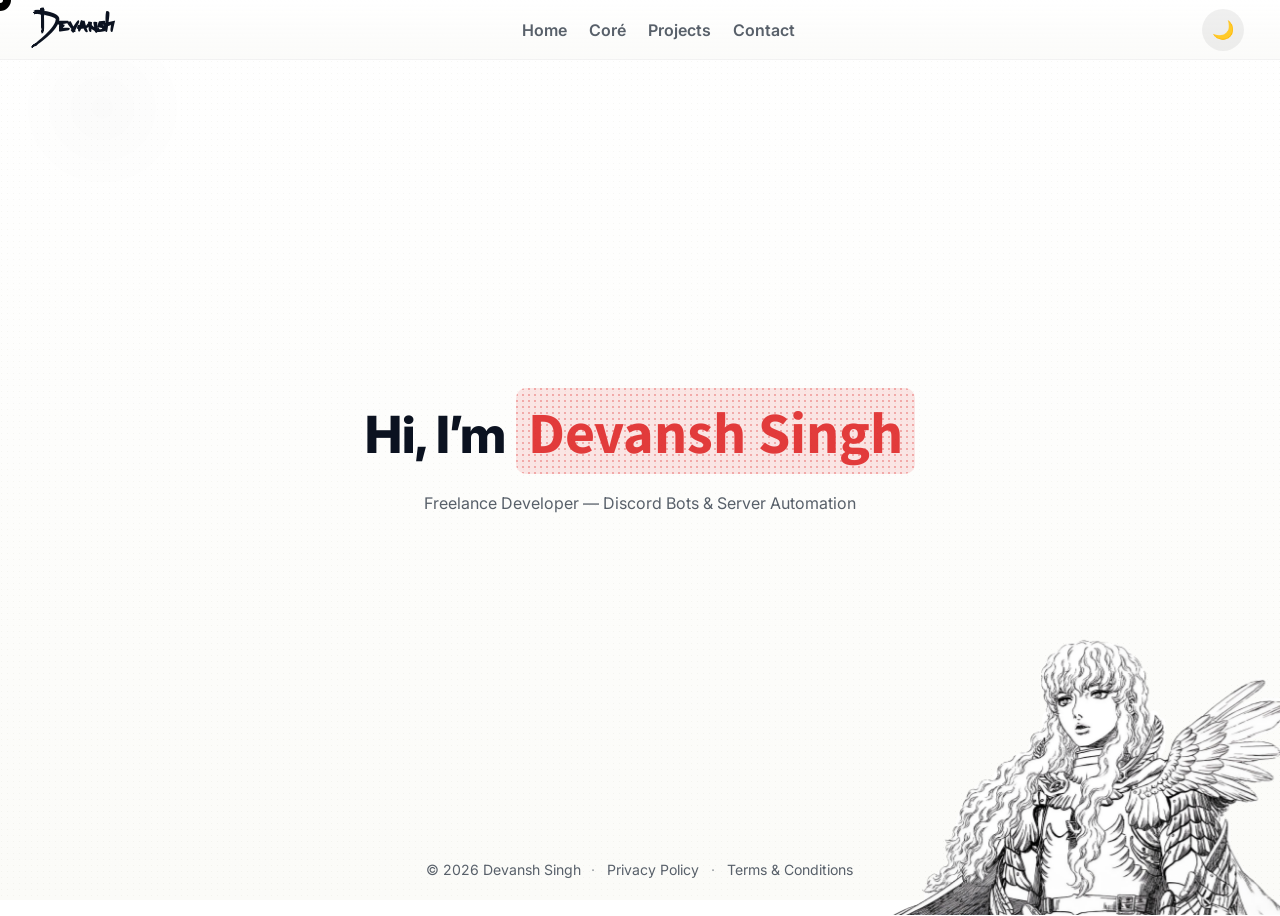
<file: index.html>
<!doctype html>
<html lang="en">
  
  <head>
    <link rel="icon" type="image/png" href="photos/favicon.png">
    <meta charset="UTF-8" />
    <meta name="viewport" content="width=device-width, initial-scale=1.0" />
    <title>Home</title>

    <link
      href="https://fonts.googleapis.com/css2?family=Inter:wght@300;400;600;700&family=Noto+Sans+JP:wght@400;700&display=swap"
      rel="stylesheet"
    />
    <link rel="stylesheet" href="./css/styles.css" />
  </head>

  <body>
    <div class="cursor"></div>
    <div class="cursor-dot"></div>

    <div class="app">
      <nav>
        <h2 class="logo">Devansh</h2>
        <ul class="nav-links">
          <li><a href="#">Home</a></li>
          <li><a href="core.html">Coré</a></li>
          <li><a href="projects.html">Projects</a></li>
          <li><a href="contact.html">Contact</a></li>
        </ul>
        <div class="nav-actions">
          <button class="theme-toggle" aria-label="Toggle theme">🌙</button>
          <button class="menu-toggle" aria-label="Toggle navigation menu" aria-expanded="false">
            <span class="hamburger-bar"></span>
            <span class="hamburger-bar"></span>
            <span class="hamburger-bar"></span>
          </button>
        </div>
      </nav>

      <main class="viewport">
        <section class="hero">
          <h1>Hi, I’m <span>Devansh Singh</span></h1>
          <p>Freelance Developer — Discord Bots & Server Automation</p>
        </section>
      </main>

      <img src="./photos/griffith.png" alt="" class="corner-art" />

      <footer>
        <span>© 2026 Devansh Singh</span>
        <span class="footer-separator">·</span>
        <a href="privacy.html" class="footer-link">Privacy Policy</a>
        <span class="footer-separator">·</span>
        <a href="terms.html" class="footer-link">Terms & Conditions</a>
      </footer>
    </div>

    <script src="./scripts/script.js"></script>
    <script src="./scripts/default-page.js"></script>
    <script src="./scripts/theme.js"></script>
  </body>
</html>
</file>
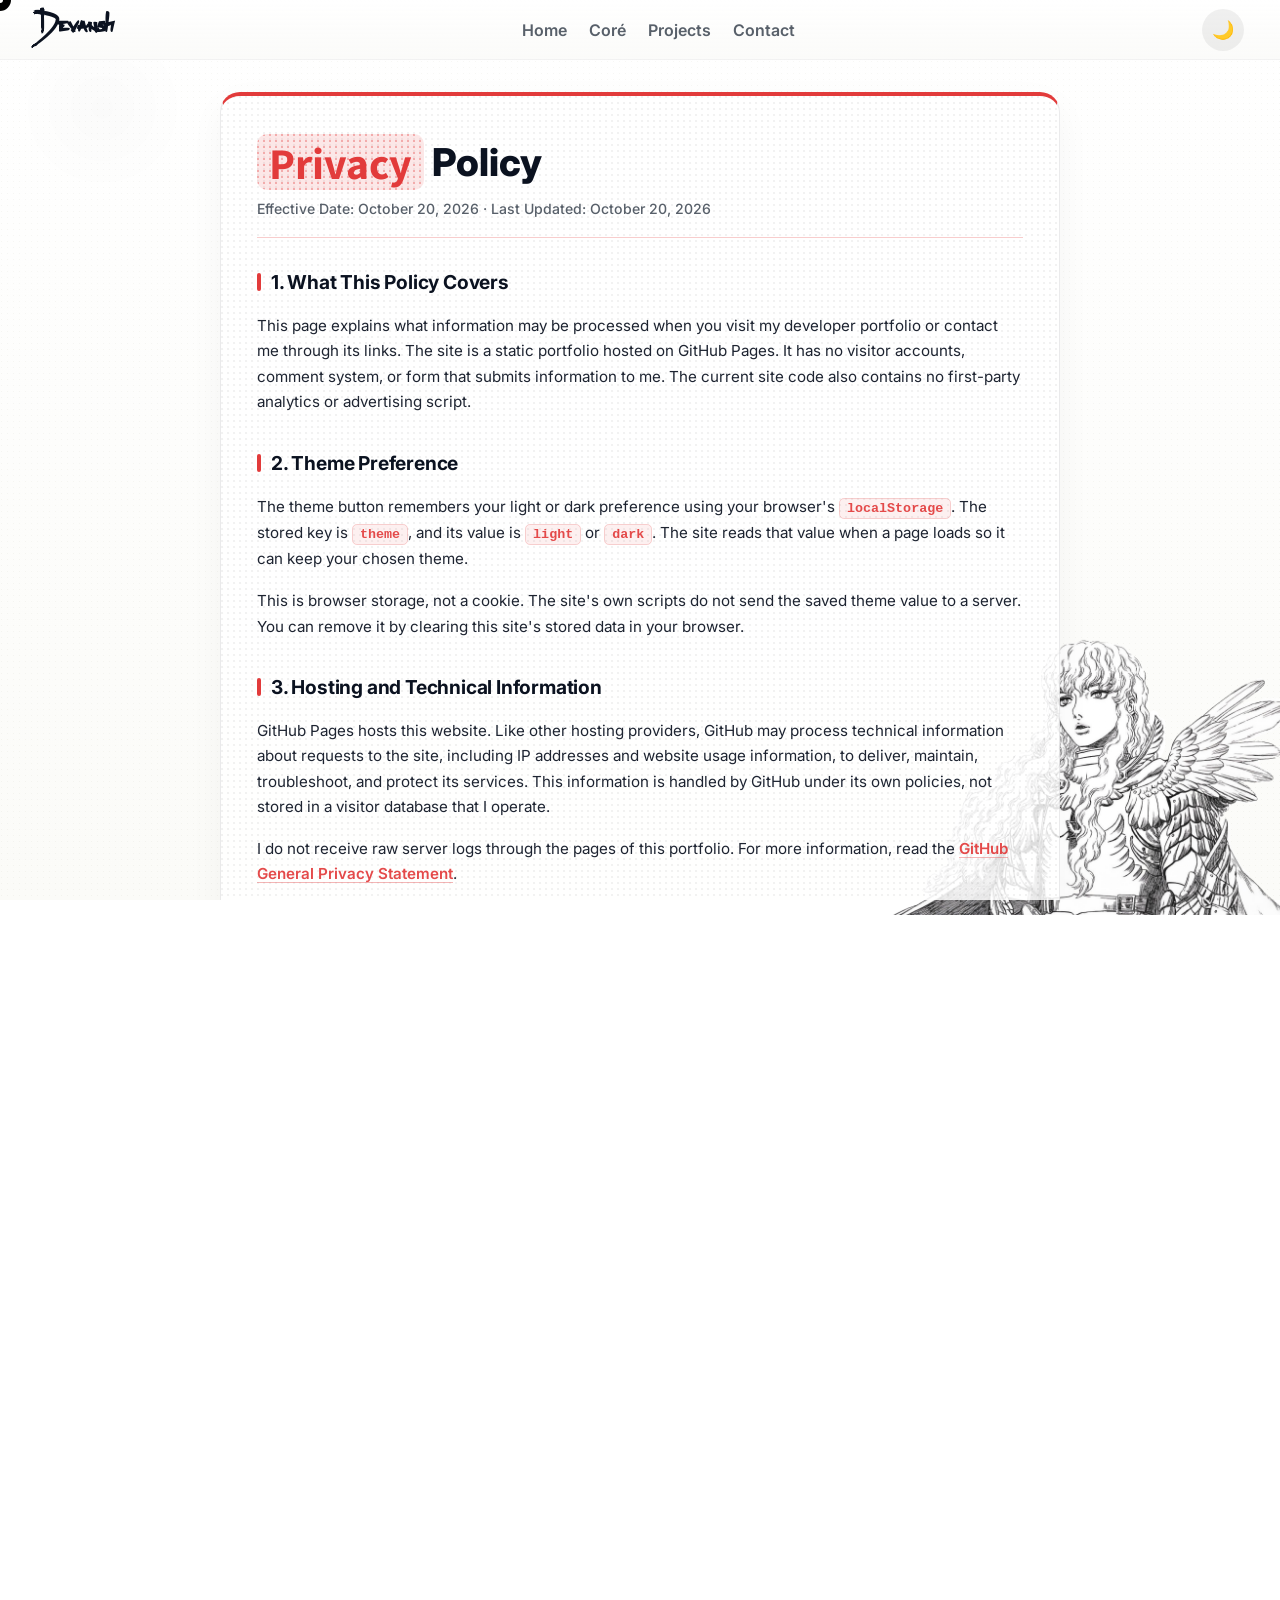
<file: privacy.html>
<!doctype html>
<html lang="en">
  
  <head>
    <link rel="icon" type="image/png" href="photos/favicon.png">
    <meta charset="UTF-8" />
    <meta name="viewport" content="width=device-width, initial-scale=1.0" />
    <title>Privacy Policy | Portfolio</title>

    <link
      href="https://fonts.googleapis.com/css2?family=Inter:wght@300;400;600;700&family=Noto+Sans+JP:wght@400;700&display=swap"
      rel="stylesheet"
    />
    <link rel="stylesheet" href="./css/legal.css" />
  </head>

  <body>
    <div class="cursor"></div>
    <div class="cursor-dot"></div>

    <div class="app">
      <nav>
        <h2 class="logo">Devansh</h2>
        <ul class="nav-links">
          <li><a href="index.html">Home</a></li>
          <li><a href="core.html">Coré</a></li>
          <li><a href="projects.html">Projects</a></li>
          <li><a href="contact.html">Contact</a></li>
        </ul>
        <div class="nav-actions">
          <button class="theme-toggle" aria-label="Toggle theme">🌙</button>
          <button class="menu-toggle" aria-label="Toggle navigation menu" aria-expanded="false">
            <span class="hamburger-bar"></span>
            <span class="hamburger-bar"></span>
            <span class="hamburger-bar"></span>
          </button>
        </div>
      </nav>

      <main class="viewport">
        <article class="legal-container">
          <header class="legal-header">
            <h1 class="legal-title"><span class="title-accent">Privacy</span> Policy</h1>
            <p class="legal-subtitle">Effective Date: October 20, 2026 · Last Updated: October 20, 2026</p>
          </header>

          <div class="legal-content">
            <section class="legal-section">
              <h2>1. What This Policy Covers</h2>
              <p>
                This page explains what information may be processed when you visit my developer portfolio or contact me through its links. The site is a static portfolio hosted on GitHub Pages. It has no visitor accounts, comment system, or form that submits information to me. The current site code also contains no first-party analytics or advertising script.
              </p>
            </section>

            <section class="legal-section">
              <h2>2. Theme Preference</h2>
              <p>
                The theme button remembers your light or dark preference using your browser's <code>localStorage</code>. The stored key is <code>theme</code>, and its value is <code>light</code> or <code>dark</code>. The site reads that value when a page loads so it can keep your chosen theme.
              </p>
              <p>
                This is browser storage, not a cookie. The site's own scripts do not send the saved theme value to a server. You can remove it by clearing this site's stored data in your browser.
              </p>
            </section>

            <section class="legal-section">
              <h2>3. Hosting and Technical Information</h2>
              <p>
                GitHub Pages hosts this website. Like other hosting providers, GitHub may process technical information about requests to the site, including IP addresses and website usage information, to deliver, maintain, troubleshoot, and protect its services. This information is handled by GitHub under its own policies, not stored in a visitor database that I operate.
              </p>
              <p>
                I do not receive raw server logs through the pages of this portfolio. For more information, read the <a href="https://docs.github.com/en/site-policy/privacy-policies/github-general-privacy-statement" target="_blank" rel="noopener noreferrer">GitHub General Privacy Statement</a>.
              </p>
            </section>

            <section class="legal-section">
              <h2>4. External Fonts, Icons, and Badges</h2>
              <p>
                Some parts of the site load resources from other services. Google Fonts supplies the Inter and Noto Sans JP font files. The Coré page loads technology icons from SkillIcons, and the Contact page loads badge images from Shields.io.
              </p>
              <p>
                When your browser requests one of these resources, the provider may receive ordinary connection information, such as your IP address and browser or request details. I do not operate these services or control their data practices. You can read <a href="https://policies.google.com/privacy" target="_blank" rel="noopener noreferrer">Google's Privacy Policy</a> and the <a href="https://img.shields.io/privacy" target="_blank" rel="noopener noreferrer">Shields.io Privacy Policy</a>. SkillIcons is linked from the <a href="https://skillicons.dev/" target="_blank" rel="noopener noreferrer">SkillIcons website</a>.
              </p>
            </section>

            <section class="legal-section">
              <h2>5. External Links and Messages</h2>
              <p>
                The portfolio links to services such as GitHub, LinkedIn, Discord, Spotify, YouTube, Fiverr, and Bento, as well as public project repositories. Following a link takes you to a service I do not operate. That service's own terms and privacy policy apply to what happens there.
              </p>
              <p>
                If you choose to message me through one of those platforms, I will see the information you send and may use it to reply or discuss your enquiry. The platform's own systems and retention settings also apply to that conversation.
              </p>
            </section>

            <section class="legal-section">
              <h2>6. Storage and Retention</h2>
              <p>
                The site does not have a backend or database for visitor accounts or submitted enquiries. The theme preference remains in your browser until you clear it or your browser removes it. Messages sent through external platforms are handled and retained according to those platforms' practices; I cannot control their records or retention periods.
              </p>
            </section>

            <section class="legal-section">
              <h2>7. Privacy Questions and Requests</h2>
              <p>
                You can clear the saved theme preference through your browser settings. If you have a question about this policy or information you sent me directly, contact me through one of the channels on the <a href="contact.html">Contact page</a>. I can address information within my control, but requests about records held by GitHub or another external service need to be directed to that provider.
              </p>
            </section>

            <section class="legal-section">
              <h2>8. Changes to This Policy</h2>
              <p>
                I may update this page if the website or its data practices change. The date at the top indicates when this version took effect and when it was last revised.
              </p>
            </section>
          </div>
        </article>
      </main>

      <img src="./photos/griffith.png" alt="" class="corner-art" />

      <footer>
        <span>© 2026 Devansh Singh</span>
        <span class="footer-separator">·</span>
        <a href="privacy.html" class="footer-link">Privacy Policy</a>
        <span class="footer-separator">·</span>
        <a href="terms.html" class="footer-link">Terms & Conditions</a>
      </footer>
    </div>

    <script src="./scripts/script.js"></script>
    <script src="./scripts/default-page.js"></script>
    <script src="./scripts/theme.js"></script>
  </body>
</html>
</file>
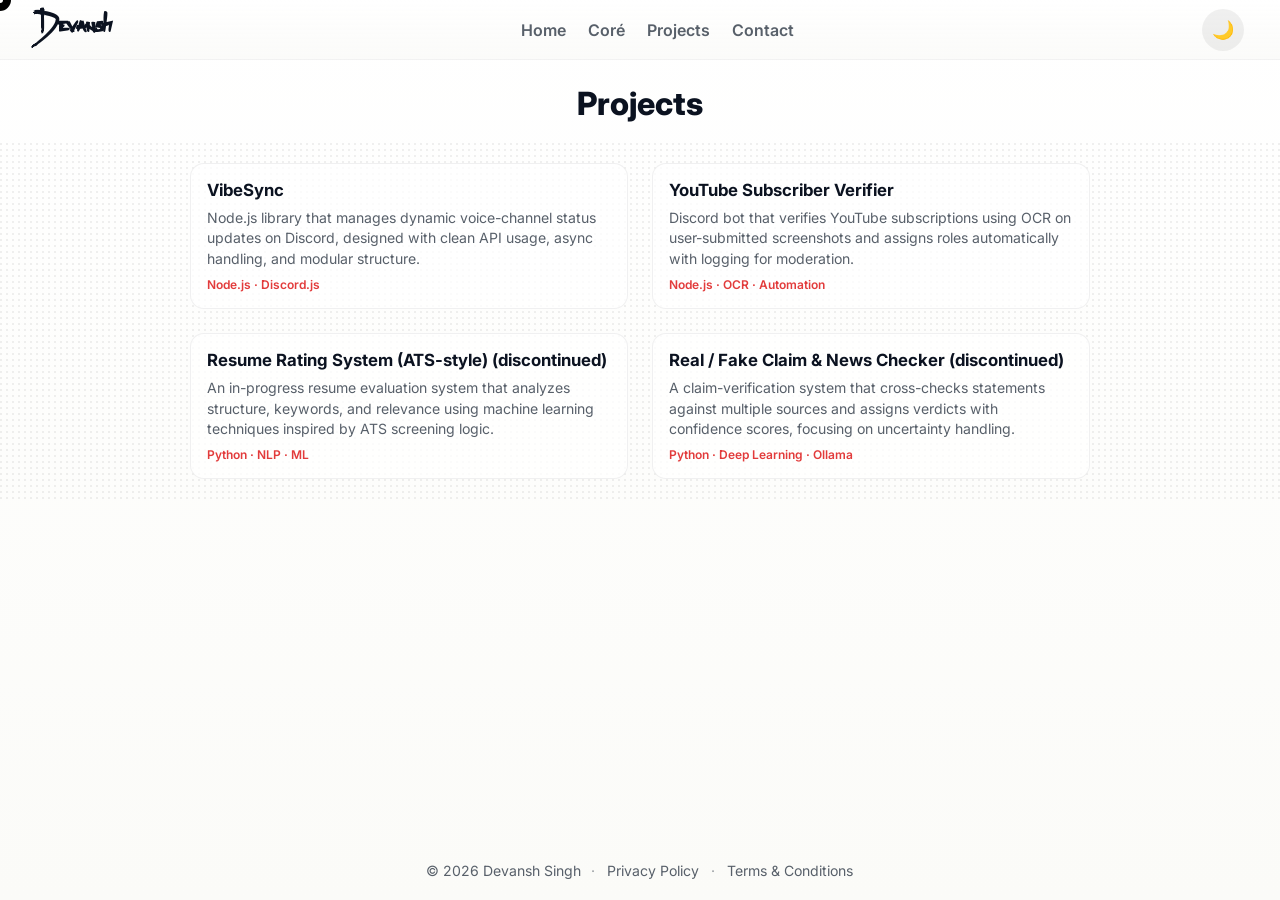
<file: projects.html>
<!doctype html>
<html lang="en">
  
  <head>
    <link rel="icon" type="image/png" href="photos/favicon.png">
    <meta charset="UTF-8" />
    <meta name="viewport" content="width=device-width, initial-scale=1.0" />
    <title>Projects | Portfolio</title>

    <link
      href="https://fonts.googleapis.com/css2?family=Inter:wght@300;400;600;700&display=swap"
      rel="stylesheet"
    />
    <link rel="stylesheet" href="./css/pro-css.css" />
  </head>

  <body>
    <div class="cursor"></div>
    <div class="cursor-dot"></div>

    <div class="app">
      <nav>
        <h2 class="logo">Devansh</h2>
        <ul class="nav-links">
          <li><a href="./index.html">Home</a></li>
          <li><a href="core.html">Coré</a></li>
          <li><a href="#">Projects</a></li>
          <li><a href="contact.html">Contact</a></li>
        </ul>
        <div class="nav-actions">
          <button class="theme-toggle" aria-label="Toggle theme">🌙</button>
          <button class="menu-toggle" aria-label="Toggle navigation menu" aria-expanded="false">
            <span class="hamburger-bar"></span>
            <span class="hamburger-bar"></span>
            <span class="hamburger-bar"></span>
          </button>
        </div>
      </nav>

      <main class="viewport">
        <h1 class="projects-title">Projects</h1>

        <div class="projects-surface">
          <div class="projects-grid">
            <div class="project-card">
              <h3>
                <a
                  href="https://github.com/devuuuxd/VibeSync"
                  target="_blank"
                  rel="noopener noreferrer"
                >
                  VibeSync
                </a>
              </h3>
              <p>
                Node.js library that manages dynamic voice-channel status
                updates on Discord, designed with clean API usage, async
                handling, and modular structure.
              </p>
              <span>Node.js · Discord.js</span>
            </div>

            <div class="project-card">
              <h3>
                <a
                  href="https://github.com/devuuuxd/Youtube-Subscriber-Verfier"
                  target="_blank"
                  rel="noopener noreferrer"
                >
                  YouTube Subscriber Verifier
                </a>
              </h3>
              <p>
                Discord bot that verifies YouTube subscriptions using OCR on
                user-submitted screenshots and assigns roles automatically with
                logging for moderation.
              </p>
              <span>Node.js · OCR · Automation</span>
            </div>

            <div class="project-card">
              <h3>Resume Rating System (ATS-style) (discontinued)</h3>
              <p>
                An in-progress resume evaluation system that analyzes structure,
                keywords, and relevance using machine learning techniques
                inspired by ATS screening logic.
              </p>
              <span>Python · NLP · ML</span>
            </div>

            <div class="project-card">
              <h3>Real / Fake Claim & News Checker (discontinued)</h3>
              <p>
                A claim-verification system that cross-checks statements against
                multiple sources and assigns verdicts with confidence scores,
                focusing on uncertainty handling.
              </p>
              <span>Python · Deep Learning · Ollama</span>
            </div>
          </div>
        </div>
      </main>

      <footer>
        <span>© 2026 Devansh Singh</span>
        <span class="footer-separator">·</span>
        <a href="privacy.html" class="footer-link">Privacy Policy</a>
        <span class="footer-separator">·</span>
        <a href="terms.html" class="footer-link">Terms & Conditions</a>
      </footer>
    </div>
    <script src="./scripts/script.js"></script>
    <script src="./scripts/default-page.js"></script>
    <script src="./scripts/theme.js"></script>
  </body>
</html>
</file>
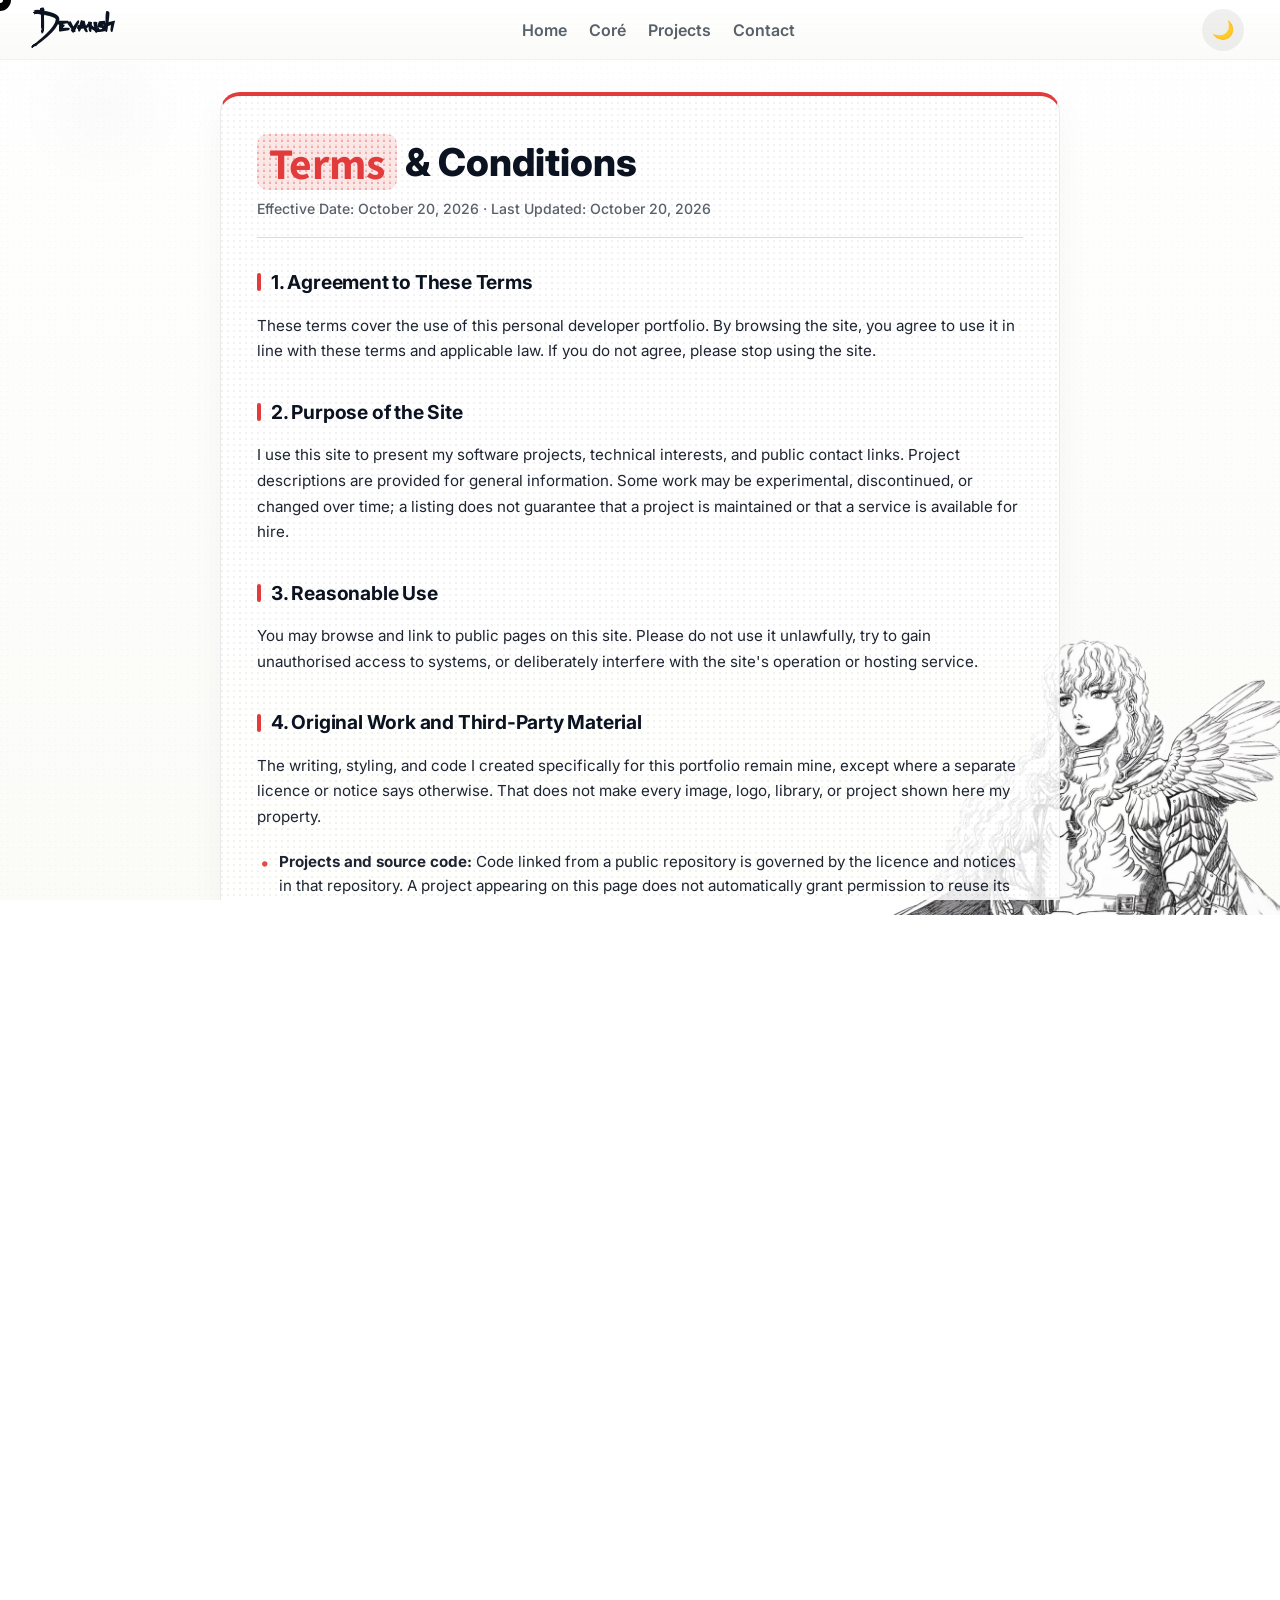
<file: terms.html>
<!doctype html>
<html lang="en">
  
  <head>
    <link rel="icon" type="image/png" href="photos/favicon.png">
    <meta charset="UTF-8" />
    <meta name="viewport" content="width=device-width, initial-scale=1.0" />
    <title>Terms & Conditions | Portfolio</title>

    <link
      href="https://fonts.googleapis.com/css2?family=Inter:wght@300;400;600;700&family=Noto+Sans+JP:wght@400;700&display=swap"
      rel="stylesheet"
    />
    <link rel="stylesheet" href="./css/legal.css" />
  </head>

  <body>
    <div class="cursor"></div>
    <div class="cursor-dot"></div>

    <div class="app">
      <nav>
        <h2 class="logo">Devansh</h2>
        <ul class="nav-links">
          <li><a href="index.html">Home</a></li>
          <li><a href="core.html">Coré</a></li>
          <li><a href="projects.html">Projects</a></li>
          <li><a href="contact.html">Contact</a></li>
        </ul>
        <div class="nav-actions">
          <button class="theme-toggle" aria-label="Toggle theme">🌙</button>
          <button class="menu-toggle" aria-label="Toggle navigation menu" aria-expanded="false">
            <span class="hamburger-bar"></span>
            <span class="hamburger-bar"></span>
            <span class="hamburger-bar"></span>
          </button>
        </div>
      </nav>

      <main class="viewport">
        <article class="legal-container">
          <header class="legal-header">
            <h1 class="legal-title"><span class="title-accent">Terms</span> & Conditions</h1>
            <p class="legal-subtitle">Effective Date: October 20, 2026 · Last Updated: October 20, 2026</p>
          </header>

          <div class="legal-content">
            <section class="legal-section">
              <h2>1. Agreement to These Terms</h2>
              <p>
                These terms cover the use of this personal developer portfolio. By browsing the site, you agree to use it in line with these terms and applicable law. If you do not agree, please stop using the site.
              </p>
            </section>

            <section class="legal-section">
              <h2>2. Purpose of the Site</h2>
              <p>
                I use this site to present my software projects, technical interests, and public contact links. Project descriptions are provided for general information. Some work may be experimental, discontinued, or changed over time; a listing does not guarantee that a project is maintained or that a service is available for hire.
              </p>
            </section>

            <section class="legal-section">
              <h2>3. Reasonable Use</h2>
              <p>
                You may browse and link to public pages on this site. Please do not use it unlawfully, try to gain unauthorised access to systems, or deliberately interfere with the site's operation or hosting service.
              </p>
            </section>

            <section class="legal-section">
              <h2>4. Original Work and Third-Party Material</h2>
              <p>
                The writing, styling, and code I created specifically for this portfolio remain mine, except where a separate licence or notice says otherwise. That does not make every image, logo, library, or project shown here my property.
              </p>
              <ul>
                <li>
                  <strong>Projects and source code:</strong> Code linked from a public repository is governed by the licence and notices in that repository. A project appearing on this page does not automatically grant permission to reuse its code, assets, or name.
                </li>
                <li>
                  <strong>Names, logos, and badges:</strong> Third-party names, logos, and technology badges are shown to identify the relevant services or tools. They remain the property of their respective owners, and their appearance here does not imply an endorsement or affiliation.
                </li>
                <li>
                  <strong><em>Berserk</em> artwork:</strong> Some decorative images on this site feature characters from <em>Berserk</em>. I do not claim ownership of those characters or illustrations; the rights remain with their respective rights holders. Their appearance here does not imply affiliation with or endorsement by those rights holders.
                </li>
              </ul>
            </section>

            <section class="legal-section">
              <h2>5. External Links</h2>
              <p>
                This portfolio links to third-party websites and services, including code repositories and social platforms. Those sites are operated independently and may change without notice. Check their own terms and privacy policies before using them or sharing information. I cannot manage their content or practices.
              </p>
            </section>

            <section class="legal-section">
              <h2>6. Accuracy and Availability</h2>
              <p>
                I try to keep the portfolio accurate, but project descriptions, links, demonstrations, and other content can become outdated or change. The site or an external service may also be unavailable at times. I do not promise that every page or project will remain available or error-free.
              </p>
            </section>

            <section class="legal-section">
              <h2>7. Use of Information on This Site</h2>
              <p>
                The portfolio is provided for general information about my work. You are responsible for deciding whether information or code linked here is appropriate for your own needs and for reviewing the relevant project documentation and licences before using it. Nothing in these terms excludes a right or responsibility that applicable law does not allow to be excluded.
              </p>
            </section>

            <section class="legal-section">
              <h2>8. Updates to These Terms</h2>
              <p>
                I may revise these terms when the site or its use changes. The date at the top shows when this version took effect and was last updated. Continued use after an update means you are using the site under the revised terms, to the extent permitted by applicable law.
              </p>
            </section>

            <section class="legal-section">
              <h2>9. Contact</h2>
              <p>
                For questions about these terms, contact me through one of the channels listed on the <a href="contact.html">Contact page</a>.
              </p>
            </section>
          </div>
        </article>
      </main>

      <img src="./photos/griffith.png" alt="" class="corner-art" />

      <footer>
        <span>© 2026 Devansh Singh</span>
        <span class="footer-separator">·</span>
        <a href="privacy.html" class="footer-link">Privacy Policy</a>
        <span class="footer-separator">·</span>
        <a href="terms.html" class="footer-link">Terms & Conditions</a>
      </footer>
    </div>

    <script src="./scripts/script.js"></script>
    <script src="./scripts/default-page.js"></script>
    <script src="./scripts/theme.js"></script>
  </body>
</html>
</file>
<file: css/styles.css>
@font-face {
  font-family: "ZenzaiItacha";
  src: url("../fonts/ZenzaiItacha-vElZ.ttf") format("truetype");
  font-weight: normal;
  font-style: normal;
}
:root {
  --bg-paper: #ffffff;
  --bg-cream: #fbfbf8;
  --ink: #0b1220;
  --accent: #e23b3b;
  --muted: #58606a;
  --white: #ffffff;
  --radius: 12px;
  --paper-grain: url('data:image/svg+xml;utf8,<svg xmlns="http://www.w3.org/2000/svg" width="6" height="6"><circle cx="1.5" cy="1.5" r="0.5" fill="%23f3f3f1"/></svg>');
}

html {
  scrollbar-width: thin;
  scrollbar-color: #ff6000 #ffffff;
}

html.invert,
html:has(body.invert),
body.invert {
  scrollbar-color: #ff6000 #000000;
}

::-webkit-scrollbar {
  width: 10px;
  height: 10px;
}

::-webkit-scrollbar-track {
  background: #ffffff;
}

::-webkit-scrollbar-thumb {
  background-color: #ff6000;
  border-radius: 9999px;
  border: 2px solid #ffffff;
}

::-webkit-scrollbar-thumb:hover {
  background-color: #e55600;
}

::-webkit-scrollbar-thumb:active {
  background-color: #cc4d00;
}

::-webkit-scrollbar-corner {
  background: #ffffff;
}

html.invert::-webkit-scrollbar-track,
body.invert::-webkit-scrollbar-track,
html:has(body.invert)::-webkit-scrollbar-track,
body.invert *::-webkit-scrollbar-track {
  background: #000000;
}

html.invert::-webkit-scrollbar-thumb,
body.invert::-webkit-scrollbar-thumb,
html:has(body.invert)::-webkit-scrollbar-thumb,
body.invert *::-webkit-scrollbar-thumb {
  background-color: #ff6000;
  border: 2px solid #000000;
}

html.invert::-webkit-scrollbar-thumb:hover,
body.invert::-webkit-scrollbar-thumb:hover,
html:has(body.invert)::-webkit-scrollbar-thumb:hover,
body.invert *::-webkit-scrollbar-thumb:hover {
  background-color: #ff7722;
}

html.invert::-webkit-scrollbar-thumb:active,
body.invert::-webkit-scrollbar-thumb:active,
html:has(body.invert)::-webkit-scrollbar-thumb:active,
body.invert *::-webkit-scrollbar-thumb:active {
  background-color: #ff8c44;
}

html.invert::-webkit-scrollbar-corner,
body.invert::-webkit-scrollbar-corner,
html:has(body.invert)::-webkit-scrollbar-corner,
body.invert *::-webkit-scrollbar-corner {
  background: #000000;
}

* {
  box-sizing: border-box;
  margin: 0;
  padding: 0;
}

html,
body {
  height: 100%;
  width: 100%;
}

@media (min-width: 721px) and (min-height: 650px) {
  html,
  body {
    overflow: hidden;
  }
}

body {
  font-family:
    "Inter",
    system-ui,
    -apple-system,
    "Segoe UI",
    Roboto,
    "Noto Sans JP",
    sans-serif;
  background: linear-gradient(180deg, var(--bg-paper) 0%, var(--bg-cream) 100%);
  color: var(--ink);
  line-height: 1.5;
  position: relative;
  user-select: none;
}

html,
body,
* {
  cursor: none !important;
}

.cursor,
.cursor-dot {
  position: fixed;
  pointer-events: none;
  z-index: 9999;
  transform: translate(-50%, -50%);
  will-change: transform, width, height, opacity;
}

.cursor {
  width: 22px;
  height: 22px;
  border-radius: 50%;
  background: #ffffff;
  mix-blend-mode: difference;
  transition:
    width 160ms cubic-bezier(0.2, 0.9, 0.2, 1),
    height 160ms cubic-bezier(0.2, 0.9, 0.2, 1),
    transform 220ms cubic-bezier(0.2, 0.9, 0.2, 1);
}

.cursor-dot {
  width: 6px;
  height: 6px;
  border-radius: 50%;
  background: #ffffff;
  mix-blend-mode: difference;
}

.cursor.hover {
  width: 30px;
  height: 30px;
}

.nav-actions {
  display: flex;
  align-items: center;
  gap: 12px;
}

.menu-toggle {
  display: none;
}

.theme-toggle {
  position: relative;
  width: 42px;
  height: 42px;
  border-radius: 50%;
  border: none;
  background: rgba(0, 0, 0, 0.06);
  font-size: 18px;
  cursor: pointer;
}

body.invert {
  background: #000;
}

body.invert::before {
  display: none;
}

body.invert .app {
  filter: invert(1) hue-rotate(180deg);
}

body.invert .cursor,
body.invert .cursor-dot {
  mix-blend-mode: difference;
  background: #ffffff;
}

body.invert .cursor.hover {
  mix-blend-mode: normal;
  background: #ffffff;
}

body::before {
  content: "";
  position: fixed;
  inset: 0;
  background-image:
    radial-gradient(circle at 8% 12%, rgba(0, 0, 0, 0.015), transparent 6%),
    radial-gradient(circle at 88% 88%, rgba(0, 0, 0, 0.01), transparent 6%),
    var(--paper-grain);
  background-repeat: repeat;
  opacity: 0.9;
  mix-blend-mode: multiply;
  pointer-events: none;
  z-index: 0;
}

.viewport {
  height: calc(100vh - 120px);
  display: flex;
  flex-direction: column;
  align-items: center;
  justify-content: center;
}
body.invert nav a:hover ~ .cursor,
body.invert .cursor.hover {
  mix-blend-mode: exclusion;
}
nav {
  height: 60px;
  display: flex;
  align-items: center;
  gap: 24px;
  justify-content: space-between;
  padding: 0 36px;
  background: linear-gradient(
    180deg,
    rgba(255, 255, 255, 0.9),
    rgba(250, 250, 248, 0.85)
  );
  border-bottom: 1px solid rgba(3, 7, 16, 0.05);
  backdrop-filter: blur(4px);
}

nav ul {
  display: flex;
  gap: 22px;
  list-style: none;
}

nav a {
  color: var(--muted);
  text-decoration: none;
  font-weight: 600;
}
nav .logo {
  font-family: "ZenzaiItacha", sans-serif;
  font-size: 30px;
  font-weight: 700;
  margin: 0;
  line-height: 1;
  letter-spacing: 0.4px;
}

.hero {
  display: flex;
  flex-direction: column;
  align-items: center;
  text-align: center;
  padding: 0 20px;
}

.hero h1 {
  font-size: clamp(2.2rem, 4vw, 3.2rem);
  font-weight: 800;
  margin-bottom: 10px;
  padding: 8px 14px;
}

.hero p {
  color: var(--muted);
}

.hero h1 span {
  color: var(--accent);
  font-family: "Noto Sans JP", sans-serif;
  padding: 6px 12px;
  border-radius: 10px;
  background-color: rgba(226, 59, 59, 0.12);
  background-image: radial-gradient(
    circle at 1px 1px,
    rgba(226, 59, 59, 0.35) 0.8px,
    transparent 0
  );
  background-size: 6px 6px;
}

.corner-art {
  position: fixed;
  bottom: 0;
  right: -60px;
  width: 450px;
  max-width: 40vw;
  pointer-events: none;
  user-select: none;
  z-index: 5;
}

footer {
  height: 60px;
  margin-bottom: 16px;
  display: flex;
  align-items: center;
  justify-content: center;
  color: var(--muted);
  font-size: 0.88rem;
  gap: 10px;
  flex-wrap: wrap;
  padding: 0 16px;
  position: relative;
  z-index: 2;
}

.footer-link {
  color: var(--muted);
  text-decoration: none;
  padding: 4px 2px;
  transition: color 0.15s ease;
}

.footer-link:hover {
  color: var(--ink);
  text-decoration: underline;
}

.footer-separator {
  color: var(--muted);
  opacity: 0.6;
  user-select: none;
}

@media (max-width: 720px), (max-height: 649px) {
  html,
  body {
    height: auto;
    min-height: 100%;
    overflow-x: hidden;
    overflow-y: auto;
  }

  .app {
    min-height: 100vh;
    min-height: 100dvh;
    display: flex;
    flex-direction: column;
  }

  .viewport {
    height: auto !important;
    min-height: calc(100vh - 140px);
    min-height: calc(100dvh - 140px);
    flex: 1 0 auto;
    padding: 32px 16px;
  }

  footer {
    margin-top: auto;
    flex-shrink: 0;
  }
}

@media (max-width: 720px) {
  html,
  body,
  * {
    cursor: auto !important;
  }

  .cursor,
  .cursor-dot {
    display: none !important;
  }

  nav {
    height: 60px;
    padding: 0 max(18px, env(safe-area-inset-right)) 0 max(18px, env(safe-area-inset-left));
    position: relative;
    z-index: 100;
  }

  .menu-toggle {
    display: flex;
    flex-direction: column;
    justify-content: center;
    align-items: center;
    gap: 4px;
    width: 42px;
    height: 42px;
    border-radius: 50%;
    border: none;
    background: rgba(0, 0, 0, 0.06);
    cursor: pointer;
    padding: 0;
  }

  .hamburger-bar {
    display: block;
    width: 18px;
    height: 2px;
    background-color: var(--ink);
    border-radius: 1px;
    transition: transform 0.2s ease, opacity 0.2s ease;
  }

  .menu-toggle[aria-expanded="true"] .hamburger-bar:nth-child(1) {
    transform: translateY(6px) rotate(45deg);
  }

  .menu-toggle[aria-expanded="true"] .hamburger-bar:nth-child(2) {
    opacity: 0;
  }

  .menu-toggle[aria-expanded="true"] .hamburger-bar:nth-child(3) {
    transform: translateY(-6px) rotate(-45deg);
  }

  nav ul {
    display: none;
    position: absolute;
    top: 60px;
    left: 0;
    right: 0;
    width: 100%;
    flex-direction: column;
    gap: 0;
    background: rgba(255, 255, 255, 0.98);
    border-bottom: 1px solid rgba(3, 7, 16, 0.08);
    box-shadow: 0 8px 24px rgba(0, 0, 0, 0.08);
    padding: 8px 24px 16px;
    z-index: 99;
  }

  nav.menu-open ul {
    display: flex;
  }

  nav ul li {
    width: 100%;
  }

  nav ul li a {
    display: flex;
    align-items: center;
    min-height: 44px;
    padding: 8px 0;
    font-size: 1.05rem;
    color: var(--ink);
    border-bottom: 1px solid rgba(3, 7, 16, 0.05);
  }

  nav ul li:last-child a {
    border-bottom: none;
  }

  .hero {
    position: relative;
    z-index: 1;
    padding: 0 12px;
  }

  .hero h1 {
    font-size: clamp(1.65rem, 6.5vw, 2.4rem);
    padding: 4px 6px;
    line-height: 1.25;
  }

  .hero h1 span {
    display: inline-block;
    white-space: nowrap;
    margin-top: 4px;
  }

  .hero p {
    font-size: 0.95rem;
    max-width: 320px;
  }

  .corner-art {
    max-width: 42vw !important;
    max-height: 32vh !important;
    width: auto !important;
    right: 0 !important;
    bottom: max(76px, calc(60px + env(safe-area-inset-bottom))) !important;
    opacity: 0.9 !important;
    z-index: 0 !important;
    pointer-events: none !important;
  }

  footer {
    position: relative;
    z-index: 2;
  }
}

@media (hover: none) and (pointer: coarse) {
  html,
  body,
  * {
    cursor: auto !important;
  }

  .cursor,
  .cursor-dot {
    display: none !important;
  }
}
</file>
<file: css/legal.css>
@font-face {
  font-family: "ZenzaiItacha";
  src: url("../fonts/ZenzaiItacha-vElZ.ttf") format("truetype");
  font-weight: normal;
  font-style: normal;
}

:root {
  --bg-paper: #ffffff;
  --bg-cream: #fbfbf8;
  --ink: #0b1220;
  --accent: #e23b3b;
  --scrollbar-thumb: #e23b3b;
  --scrollbar-thumb-hover: #e55600;
  --muted: #58606a;
  --white: #ffffff;
  --radius: 12px;
  --paper-grain: url('data:image/svg+xml;utf8,<svg xmlns="http://www.w3.org/2000/svg" width="6" height="6"><circle cx="1.5" cy="1.5" r="0.5" fill="%23f3f3f1"/></svg>');
}


html {
  scrollbar-width: thin;
  scrollbar-color: #e23b3b #ffffff;
}

html.invert,
html:has(body.invert),
body.invert {
  scrollbar-color: #e23b3b #000000;
}

::-webkit-scrollbar {
  width: 10px;
  height: 10px;
}

::-webkit-scrollbar-track {
  background: #ffffff;
}

::-webkit-scrollbar-thumb {
  background-color: #e23b3b;
  border-radius: 9999px;
  border: 2px solid #ffffff;
}

::-webkit-scrollbar-thumb:hover {
  background-color: #e55600;
}

::-webkit-scrollbar-thumb:active {
  background-color: #cc4d00;
}

::-webkit-scrollbar-corner {
  background: #ffffff;
}

html.invert::-webkit-scrollbar-track,
body.invert::-webkit-scrollbar-track,
html:has(body.invert)::-webkit-scrollbar-track,
body.invert *::-webkit-scrollbar-track {
  background: #000000;
}

html.invert::-webkit-scrollbar-thumb,
body.invert::-webkit-scrollbar-thumb,
html:has(body.invert)::-webkit-scrollbar-thumb,
body.invert *::-webkit-scrollbar-thumb {
  background-color: #ff6000;
  border: 2px solid #000000;
}

html.invert::-webkit-scrollbar-thumb:hover,
body.invert::-webkit-scrollbar-thumb:hover,
html:has(body.invert)::-webkit-scrollbar-thumb:hover,
body.invert *::-webkit-scrollbar-thumb:hover {
  background-color: #ff7722;
}

html.invert::-webkit-scrollbar-thumb:active,
body.invert::-webkit-scrollbar-thumb:active,
html:has(body.invert)::-webkit-scrollbar-thumb:active,
body.invert *::-webkit-scrollbar-thumb:active {
  background-color: #ff8c44;
}

html.invert::-webkit-scrollbar-corner,
body.invert::-webkit-scrollbar-corner,
html:has(body.invert)::-webkit-scrollbar-corner,
body.invert *::-webkit-scrollbar-corner {
  background: #000000;
}

* {
  box-sizing: border-box;
  margin: 0;
  padding: 0;
}

html,
body {
  height: 100%;
  width: 100%;
}

@media (min-width: 721px) and (min-height: 650px) {
  html,
  body {
    overflow-x: hidden;
  }
}

body {
  font-family:
    "Inter",
    system-ui,
    -apple-system,
    "Segoe UI",
    Roboto,
    "Noto Sans JP",
    sans-serif;
  background: linear-gradient(180deg, var(--bg-paper) 0%, var(--bg-cream) 100%);
  color: var(--ink);
  line-height: 1.5;
  position: relative;
  user-select: none;
}

html,
body,
* {
  cursor: none !important;
}

.cursor,
.cursor-dot {
  position: fixed;
  pointer-events: none;
  z-index: 9999;
  transform: translate(-50%, -50%);
  will-change: transform, width, height, opacity;
}

.cursor {
  width: 22px;
  height: 22px;
  border-radius: 50%;
  background: #ffffff;
  mix-blend-mode: difference;
  transition:
    width 160ms cubic-bezier(0.2, 0.9, 0.2, 1),
    height 160ms cubic-bezier(0.2, 0.9, 0.2, 1),
    transform 220ms cubic-bezier(0.2, 0.9, 0.2, 1);
}

.cursor-dot {
  width: 6px;
  height: 6px;
  border-radius: 50%;
  background: #ffffff;
  mix-blend-mode: difference;
}

.cursor.hover {
  width: 30px;
  height: 30px;
}

.app {
  min-height: 100vh;
  min-height: 100dvh;
  display: flex;
  flex-direction: column;
}

body::before {
  content: "";
  position: fixed;
  inset: 0;
  background-image:
    radial-gradient(circle at 8% 12%, rgba(0, 0, 0, 0.015), transparent 6%),
    radial-gradient(circle at 88% 88%, rgba(0, 0, 0, 0.01), transparent 6%),
    var(--paper-grain);
  background-repeat: repeat;
  opacity: 0.9;
  mix-blend-mode: multiply;
  pointer-events: none;
  z-index: 0;
}

nav {
  height: 60px;
  display: flex;
  align-items: center;
  gap: 24px;
  justify-content: space-between;
  padding: 0 36px;
  background: linear-gradient(
    180deg,
    rgba(255, 255, 255, 0.9),
    rgba(250, 250, 248, 0.85)
  );
  border-bottom: 1px solid rgba(3, 7, 16, 0.05);
  backdrop-filter: blur(4px);
  position: relative;
  z-index: 100;
}

nav ul {
  display: flex;
  gap: 22px;
  list-style: none;
}

nav a {
  color: var(--muted);
  text-decoration: none;
  font-weight: 600;
}

nav .logo {
  font-family: "ZenzaiItacha", sans-serif;
  font-size: 30px;
  font-weight: 700;
  margin: 0;
  line-height: 1;
  letter-spacing: 0.4px;
}

.nav-actions {
  display: flex;
  align-items: center;
  gap: 12px;
}

.menu-toggle {
  display: none;
}

.theme-toggle {
  position: relative;
  width: 42px;
  height: 42px;
  border-radius: 50%;
  border: none;
  background: rgba(0, 0, 0, 0.06);
  font-size: 18px;
  cursor: pointer;
}

.viewport {
  height: auto !important;
  min-height: calc(100vh - 120px);
  min-height: calc(100dvh - 120px);
  flex: 1 0 auto;
  display: flex;
  flex-direction: column;
  align-items: center;
  justify-content: flex-start;
  padding: 32px 20px 48px;
  position: relative;
}

.legal-container {
  width: 100%;
  max-width: 840px;
  padding: 38px 36px;
  border-radius: 20px;
  background: radial-gradient(
    circle at 1px 1px,
    rgba(0, 0, 0, 0.05) 0.8px,
    transparent 0
  );
  background-size: 6px 6px;
  border: 1px solid rgba(3, 7, 16, 0.08);
  border-top: 4px solid var(--accent);
  background-color: rgba(255, 255, 255, 0.85);
  box-shadow: 0 12px 36px rgba(0, 0, 0, 0.04);
  position: relative;
  z-index: 1;
  user-select: text;
}

.legal-header {
  margin-bottom: 28px;
  border-bottom: 1px solid rgba(226, 59, 59, 0.25);
  padding-bottom: 18px;
}

.legal-title {
  font-size: clamp(2rem, 3.5vw, 2.4rem);
  font-weight: 800;
  color: var(--ink);
  line-height: 1.25;
  display: flex;
  align-items: center;
  flex-wrap: wrap;
  gap: 8px;
}

.legal-title .title-accent,
.legal-title span {
  color: var(--accent);
  font-family: "Noto Sans JP", "Inter", sans-serif;
  padding: 4px 12px;
  border-radius: 10px;
  background-color: rgba(226, 59, 59, 0.12);
  background-image: radial-gradient(
    circle at 1px 1px,
    rgba(226, 59, 59, 0.35) 0.8px,
    transparent 0
  );
  background-size: 6px 6px;
  display: inline-block;
}

.legal-subtitle {
  font-size: 0.88rem;
  color: var(--muted);
  margin-top: 8px;
  font-weight: 500;
  display: flex;
  align-items: center;
  gap: 8px;
  flex-wrap: wrap;
}

.legal-content {
  display: flex;
  flex-direction: column;
  gap: 26px;
  color: var(--ink);
  line-height: 1.7;
  font-size: 0.95rem;
}

.legal-section {
  display: flex;
  flex-direction: column;
  gap: 10px;
}

.legal-section h2 {
  font-size: 1.2rem;
  font-weight: 700;
  margin-bottom: 4px;
  color: var(--ink);
  display: flex;
  align-items: center;
  gap: 10px;
  letter-spacing: -0.2px;
}

.legal-section h2::before {
  content: "";
  display: inline-block;
  width: 4px;
  height: 18px;
  background: var(--accent);
  border-radius: 2px;
  flex-shrink: 0;
}

.legal-section p {
  margin-bottom: 6px;
  color: var(--ink);
  opacity: 0.92;
  line-height: 1.68;
}

.legal-section strong {
  color: var(--ink);
  font-weight: 700;
}

.legal-section em {
  font-style: italic;
  color: var(--ink);
}

.legal-section ul {
  list-style: none;
  padding-left: 2px;
  display: flex;
  flex-direction: column;
  gap: 8px;
  margin: 4px 0 10px;
}

.legal-section li {
  position: relative;
  padding-left: 20px;
  color: var(--ink);
  opacity: 0.92;
  line-height: 1.6;
}

.legal-section li::before {
  content: "•";
  position: absolute;
  left: 2px;
  top: 0;
  color: var(--accent);
  font-weight: 800;
  font-size: 1.15em;
  line-height: 1.5;
}

.legal-section a {
  color: var(--accent);
  font-weight: 600;
  text-decoration: underline;
  text-decoration-color: rgba(226, 59, 59, 0.4);
  text-underline-offset: 3px;
  transition: opacity 0.15s ease, text-decoration-color 0.15s ease;
}

.legal-section a:hover {
  text-decoration-color: var(--accent);
  opacity: 0.85;
}

.legal-section code {
  background: rgba(226, 59, 59, 0.08);
  color: var(--accent);
  border: 1px solid rgba(226, 59, 59, 0.2);
  padding: 2px 7px;
  border-radius: 5px;
  font-size: 0.88em;
  font-family: ui-monospace, SFMono-Regular, Menlo, Monaco, Consolas, monospace;
  font-weight: 600;
}

html.page-404,
body.page-404,
html:has(body.page-404) {
  height: 100% !important;
  width: 100% !important;
  overflow: hidden !important;
  overflow-x: hidden !important;
  overflow-y: hidden !important;
  touch-action: none;
}

body.page-404 .app {
  height: 100vh !important;
  height: 100dvh !important;
  min-height: 100vh !important;
  min-height: 100dvh !important;
  max-height: 100vh !important;
  max-height: 100dvh !important;
  overflow: hidden !important;
  display: flex !important;
  flex-direction: column !important;
  justify-content: space-between !important;
}

body.page-404 nav {
  flex-shrink: 0 !important;
  height: 60px !important;
}

body.page-404 footer {
  flex-shrink: 0 !important;
  height: 60px !important;
  margin-top: 0 !important;
  margin-bottom: 0 !important;
}

body.page-404 .viewport {
  flex: 1 1 auto !important;
  height: calc(100vh - 120px) !important;
  height: calc(100dvh - 120px) !important;
  min-height: 0 !important;
  max-height: calc(100vh - 120px) !important;
  max-height: calc(100dvh - 120px) !important;
  display: flex !important;
  flex-direction: column !important;
  align-items: center !important;
  justify-content: center !important;
  padding: 16px 20px !important;
  overflow: hidden !important;
  box-sizing: border-box !important;
}

body.page-404 .not-found {
  padding: 0 !important;
  margin: auto !important;
  display: flex !important;
  flex-direction: column !important;
  align-items: center !important;
  text-align: center !important;
  max-width: 520px !important;
  width: 100% !important;
  max-height: 100% !important;
  overflow: hidden !important;
}

body.page-404 .error-code {
  font-family: "ZenzaiItacha", sans-serif;
  font-size: clamp(3.8rem, 11vh, 6.5rem) !important;
  font-weight: 800;
  line-height: 1;
  color: var(--accent);
  margin-bottom: 8px !important;
  letter-spacing: 2px;
}

body.page-404 .error-title {
  font-size: clamp(1.2rem, 3.2vh, 1.8rem) !important;
  font-weight: 800;
  margin-bottom: 6px !important;
  color: var(--ink);
}

body.page-404 .error-msg {
  font-size: clamp(0.9rem, 2vh, 1rem) !important;
  color: var(--muted);
  margin-bottom: 20px !important;
  line-height: 1.45;
}

body.page-404 .error-actions {
  display: flex;
  flex-wrap: wrap;
  gap: 10px;
  justify-content: center;
}

body.page-404 .corner-art {
  max-height: 28vh !important;
  max-width: 32vw !important;
  right: -20px !important;
  bottom: 0 !important;
  pointer-events: none !important;
  overflow: hidden !important;
}

.btn-primary {
  background: var(--ink);
  color: #ffffff;
  padding: 11px 22px;
  border-radius: 8px;
  text-decoration: none;
  font-weight: 600;
  font-size: 0.95rem;
  border: 1px solid var(--ink);
  transition: transform 0.15s ease, opacity 0.15s ease, background 0.15s ease, border-color 0.15s ease;
  min-height: 44px;
  display: inline-flex;
  align-items: center;
  justify-content: center;
}

.btn-primary:hover {
  background: var(--accent);
  border-color: var(--accent);
  color: #ffffff;
  opacity: 0.95;
  transform: translateY(-1px);
}

.btn-secondary {
  background: rgba(0, 0, 0, 0.05);
  color: var(--ink);
  padding: 11px 20px;
  border-radius: 8px;
  text-decoration: none;
  font-weight: 600;
  font-size: 0.95rem;
  border: 1px solid rgba(3, 7, 16, 0.1);
  transition: transform 0.15s ease, background 0.15s ease, border-color 0.15s ease;
  min-height: 44px;
  display: inline-flex;
  align-items: center;
  justify-content: center;
}

.btn-secondary:hover {
  background: rgba(226, 59, 59, 0.1);
  border-color: rgba(226, 59, 59, 0.3);
  color: var(--accent);
  transform: translateY(-1px);
}

.corner-art {
  position: fixed;
  right: -40px;
  bottom: -20px;
  width: 400px;
  opacity: 0.9;
  pointer-events: none;
  user-select: none;
  z-index: 0;
}

footer {
  height: 60px;
  display: flex;
  align-items: center;
  justify-content: center;
  color: var(--muted);
  font-size: 0.88rem;
  gap: 10px;
  flex-wrap: wrap;
  padding: 0 16px;
  margin-top: auto;
  flex-shrink: 0;
  position: relative;
  z-index: 2;
}

.footer-link {
  color: var(--muted);
  text-decoration: none;
  padding: 4px 2px;
  transition: color 0.15s ease;
}

.footer-link:hover {
  color: var(--ink);
  text-decoration: underline;
}

.footer-separator {
  color: var(--muted);
  opacity: 0.6;
  user-select: none;
}

body.invert {
  background: #000;
}

body.invert::before {
  display: none;
}

body.invert .app {
  filter: invert(1) hue-rotate(180deg);
}

body.invert .cursor,
body.invert .cursor-dot {
  mix-blend-mode: difference;
  background: #ffffff;
}

body.invert .cursor.hover {
  mix-blend-mode: normal;
  background: #ffffff;
}

body.invert nav a:hover ~ .cursor,
body.invert .cursor.hover {
  mix-blend-mode: exclusion;
}

@media (max-width: 720px), (max-height: 649px) {
  html,
  body {
    height: auto;
    min-height: 100%;
    overflow-x: hidden;
    overflow-y: auto;
  }

  html.page-404,
  body.page-404 {
    height: 100% !important;
    min-height: 100% !important;
    overflow: hidden !important;
    overflow-x: hidden !important;
    overflow-y: hidden !important;
  }

  body.page-404 .viewport {
    height: calc(100vh - 120px) !important;
    height: calc(100dvh - 120px) !important;
    min-height: 0 !important;
    max-height: calc(100vh - 120px) !important;
    max-height: calc(100dvh - 120px) !important;
    padding: 10px 16px !important;
    overflow: hidden !important;
  }

  .viewport {
    height: auto !important;
    min-height: calc(100vh - 140px);
    min-height: calc(100dvh - 140px);
    flex: 1 0 auto;
    padding: 24px 16px;
  }

  footer {
    margin-top: auto;
    flex-shrink: 0;
  }
}

@media (max-width: 720px) {
  html,
  body,
  * {
    cursor: auto !important;
  }

  .cursor,
  .cursor-dot {
    display: none !important;
  }

  nav {
    height: 60px;
    padding: 0 max(18px, env(safe-area-inset-right)) 0 max(18px, env(safe-area-inset-left));
    position: relative;
    z-index: 100;
  }

  .menu-toggle {
    display: flex;
    flex-direction: column;
    justify-content: center;
    align-items: center;
    gap: 4px;
    width: 42px;
    height: 42px;
    border-radius: 50%;
    border: none;
    background: rgba(0, 0, 0, 0.06);
    cursor: pointer;
    padding: 0;
  }

  .hamburger-bar {
    display: block;
    width: 18px;
    height: 2px;
    background-color: var(--ink);
    border-radius: 1px;
    transition: transform 0.2s ease, opacity 0.2s ease;
  }

  .menu-toggle[aria-expanded="true"] .hamburger-bar:nth-child(1) {
    transform: translateY(6px) rotate(45deg);
  }

  .menu-toggle[aria-expanded="true"] .hamburger-bar:nth-child(2) {
    opacity: 0;
  }

  .menu-toggle[aria-expanded="true"] .hamburger-bar:nth-child(3) {
    transform: translateY(-6px) rotate(-45deg);
  }

  nav ul {
    display: none;
    position: absolute;
    top: 60px;
    left: 0;
    right: 0;
    width: 100%;
    flex-direction: column;
    gap: 0;
    background: rgba(255, 255, 255, 0.98);
    border-bottom: 1px solid rgba(3, 7, 16, 0.08);
    box-shadow: 0 8px 24px rgba(0, 0, 0, 0.08);
    padding: 8px 24px 16px;
    z-index: 99;
  }

  nav.menu-open ul {
    display: flex;
  }

  nav ul li {
    width: 100%;
  }

  nav ul li a {
    display: flex;
    align-items: center;
    min-height: 44px;
    padding: 8px 0;
    font-size: 1.05rem;
    color: var(--ink);
    border-bottom: 1px solid rgba(3, 7, 16, 0.05);
  }

  nav ul li:last-child a {
    border-bottom: none;
  }

  .legal-container {
    padding: 24px 18px;
    border-radius: 16px;
  }

  .legal-title {
    font-size: 1.8rem;
  }

  .corner-art {
    max-width: 36vw !important;
    max-height: 28vh !important;
    width: auto !important;
    right: 0 !important;
    bottom: max(65px, calc(60px + env(safe-area-inset-bottom))) !important;
    opacity: 0.9 !important;
    z-index: 0 !important;
    pointer-events: none !important;
  }
}

@media (hover: none) and (pointer: coarse) {
  html,
  body,
  * {
    cursor: auto !important;
  }

  .cursor,
  .cursor-dot {
    display: none !important;
  }
}
</file>
<file: css/pro-css.css>
@font-face {
  font-family: "ZenzaiItacha";
  src: url("../fonts/ZenzaiItacha-vElZ.ttf") format("truetype");
}

:root {
  --bg-paper: #ffffff;
  --bg-cream: #fbfbf8;
  --ink: #0b1220;
  --accent: #e23b3b;
  --muted: #58606a;
  --paper-grain: url('data:image/svg+xml;utf8,<svg xmlns="http://www.w3.org/2000/svg" width="6" height="6"><circle cx="1.5" cy="1.5" r="0.5" fill="%23f3f3f1"/></svg>');
}


html {
  scrollbar-width: thin;
  scrollbar-color: #ff6000 #ffffff;
}

html.invert,
html:has(body.invert),
body.invert {
  scrollbar-color: #ff6000 #000000;
}

::-webkit-scrollbar {
  width: 10px;
  height: 10px;
}

::-webkit-scrollbar-track {
  background: #ffffff;
}

::-webkit-scrollbar-thumb {
  background-color: #ff6000;
  border-radius: 9999px;
  border: 2px solid #ffffff;
}

::-webkit-scrollbar-thumb:hover {
  background-color: #e55600;
}

::-webkit-scrollbar-thumb:active {
  background-color: #cc4d00;
}

::-webkit-scrollbar-corner {
  background: #ffffff;
}

html.invert::-webkit-scrollbar-track,
body.invert::-webkit-scrollbar-track,
html:has(body.invert)::-webkit-scrollbar-track,
body.invert *::-webkit-scrollbar-track {
  background: #000000;
}

html.invert::-webkit-scrollbar-thumb,
body.invert::-webkit-scrollbar-thumb,
html:has(body.invert)::-webkit-scrollbar-thumb,
body.invert *::-webkit-scrollbar-thumb {
  background-color: #ff6000;
  border: 2px solid #000000;
}

html.invert::-webkit-scrollbar-thumb:hover,
body.invert::-webkit-scrollbar-thumb:hover,
html:has(body.invert)::-webkit-scrollbar-thumb:hover,
body.invert *::-webkit-scrollbar-thumb:hover {
  background-color: #ff7722;
}

html.invert::-webkit-scrollbar-thumb:active,
body.invert::-webkit-scrollbar-thumb:active,
html:has(body.invert)::-webkit-scrollbar-thumb:active,
body.invert *::-webkit-scrollbar-thumb:active {
  background-color: #ff8c44;
}

html.invert::-webkit-scrollbar-corner,
body.invert::-webkit-scrollbar-corner,
html:has(body.invert)::-webkit-scrollbar-corner,
body.invert *::-webkit-scrollbar-corner {
  background: #000000;
}

* {
  box-sizing: border-box;
  margin: 0;
  padding: 0;
}

html,
body {
  height: 100%;
  width: 100%;
}

@media (min-width: 721px) and (min-height: 650px) {
  html,
  body {
    overflow: hidden;
  }
}

body {
  font-family: "Inter", system-ui, sans-serif;
  background: linear-gradient(180deg, var(--bg-paper), var(--bg-cream));
  color: var(--ink);
  user-select: none;
}

html,
body,
* {
  cursor: none !important;
}

.cursor,
.cursor-dot {
  position: fixed;
  pointer-events: none;
  z-index: 9999;
  transform: translate(-50%, -50%);
}
.cursor {
  width: 22px;
  height: 22px;
  border-radius: 50%;
  background: #fff;
  mix-blend-mode: difference;
}
.cursor-dot {
  width: 6px;
  height: 6px;
  border-radius: 50%;
  background: #fff;
  mix-blend-mode: difference;
}
.cursor.hover {
  width: 30px;
  height: 30px;
}

nav {
  height: 60px;
  display: flex;
  align-items: center;
  justify-content: space-between;
  padding: 0 36px;
  background: linear-gradient(
    180deg,
    rgba(255, 255, 255, 0.9),
    rgba(250, 250, 248, 0.85)
  );
  border-bottom: 1px solid rgba(3, 7, 16, 0.05);
}

nav .logo {
  font-family: "ZenzaiItacha", sans-serif;
  font-size: 30px;
  line-height: 1;
}

nav ul {
  display: flex;
  gap: 22px;
  list-style: none;
}

nav a {
  color: var(--muted);
  text-decoration: none;
  font-weight: 600;
}

.nav-actions {
  display: flex;
  align-items: center;
  gap: 12px;
}

.menu-toggle {
  display: none;
}

.theme-toggle {
  width: 42px;
  height: 42px;
  border-radius: 50%;
  border: none;
  background: rgba(0, 0, 0, 0.06);
  font-size: 18px;
}

.viewport {
  height: calc(100vh - 120px);
  display: flex;
  flex-direction: column;
  align-items: center;
  justify-content: flex-start;
  padding-top: 24px;
  gap: 20px;
}

.projects-title {
  font-size: clamp(1.8rem, 2.5vw, 2.2rem);
  font-weight: 800;
}

.projects-surface {
  width: 100%;
  display: flex;
  justify-content: center;
  padding: 20px 0;
  background: radial-gradient(
    circle at 1px 1px,
    rgba(0, 0, 0, 0.06) 0.8px,
    transparent 0
  );
  background-size: 6px 6px;
}

.projects-grid {
  width: 100%;
  max-width: 900px;
  display: grid;
  grid-template-columns: repeat(2, 1fr);
  gap: 24px;
}

.project-card {
  background: rgba(255, 255, 255, 0.75);
  border: 1px solid rgba(3, 7, 16, 0.06);
  border-radius: 14px;
  padding: 16px;
  display: flex;
  flex-direction: column;
  gap: 8px;
}

.project-card h3 {
  font-size: 1.05rem;
  font-weight: 700;
}
.project-card h3 a{
  color: var(--ink);
  text-decoration: none;
}

.project-card h3 a:visited{
  color: var(--ink);
}

.project-card h3 a:hover{
  text-decoration: underline;
}

.project-card p {
  font-size: 0.88rem;
  color: var(--muted);
  line-height: 1.45;
}

.project-card span {
  margin-top: auto;
  font-size: 0.75rem;
  font-weight: 600;
  color: var(--accent);
}

footer {
  height: 60px;
  display: flex;
  align-items: center;
  justify-content: center;
  color: var(--muted);
  font-size: 0.88rem;
  gap: 10px;
  flex-wrap: wrap;
  padding: 0 16px;
  position: relative;
  z-index: 2;
}

.footer-link {
  color: var(--muted);
  text-decoration: none;
  padding: 4px 2px;
  transition: color 0.15s ease;
}

.footer-link:hover {
  color: var(--ink);
  text-decoration: underline;
}

.footer-separator {
  color: var(--muted);
  opacity: 0.6;
  user-select: none;
}

body.invert {
  background: #000;
}
body.invert nav a:hover ~ .cursor,
body.invert .cursor.hover {
  mix-blend-mode: exclusion;
}
body.invert .app {
  filter: invert(1) hue-rotate(180deg);
}

@media (max-width: 900px) {
  .projects-grid {
    grid-template-columns: 1fr;
  }
}

@media (max-width: 720px), (max-height: 649px) {
  html,
  body {
    height: auto;
    min-height: 100%;
    overflow-x: hidden;
    overflow-y: auto;
  }

  .app {
    min-height: 100vh;
    min-height: 100dvh;
    display: flex;
    flex-direction: column;
  }

  .viewport {
    height: auto !important;
    min-height: calc(100vh - 140px);
    min-height: calc(100dvh - 140px);
    flex: 1 0 auto;
    padding: 24px 16px 32px;
    gap: 16px;
  }

  footer {
    margin-top: auto;
    flex-shrink: 0;
  }
}

@media (max-width: 720px) {
  html,
  body,
  * {
    cursor: auto !important;
  }

  .cursor,
  .cursor-dot {
    display: none !important;
  }

  nav {
    height: 60px;
    padding: 0 max(18px, env(safe-area-inset-right)) 0 max(18px, env(safe-area-inset-left));
    position: relative;
    z-index: 100;
  }

  .menu-toggle {
    display: flex;
    flex-direction: column;
    justify-content: center;
    align-items: center;
    gap: 4px;
    width: 42px;
    height: 42px;
    border-radius: 50%;
    border: none;
    background: rgba(0, 0, 0, 0.06);
    cursor: pointer;
    padding: 0;
  }

  .hamburger-bar {
    display: block;
    width: 18px;
    height: 2px;
    background-color: var(--ink);
    border-radius: 1px;
    transition: transform 0.2s ease, opacity 0.2s ease;
  }

  .menu-toggle[aria-expanded="true"] .hamburger-bar:nth-child(1) {
    transform: translateY(6px) rotate(45deg);
  }

  .menu-toggle[aria-expanded="true"] .hamburger-bar:nth-child(2) {
    opacity: 0;
  }

  .menu-toggle[aria-expanded="true"] .hamburger-bar:nth-child(3) {
    transform: translateY(-6px) rotate(-45deg);
  }

  nav ul {
    display: none;
    position: absolute;
    top: 60px;
    left: 0;
    right: 0;
    width: 100%;
    flex-direction: column;
    gap: 0;
    background: rgba(255, 255, 255, 0.98);
    border-bottom: 1px solid rgba(3, 7, 16, 0.08);
    box-shadow: 0 8px 24px rgba(0, 0, 0, 0.08);
    padding: 8px 24px 16px;
    z-index: 99;
  }

  nav.menu-open ul {
    display: flex;
  }

  nav ul li {
    width: 100%;
  }

  nav ul li a {
    display: flex;
    align-items: center;
    min-height: 44px;
    padding: 8px 0;
    font-size: 1.05rem;
    color: var(--ink);
    border-bottom: 1px solid rgba(3, 7, 16, 0.05);
  }

  nav ul li:last-child a {
    border-bottom: none;
  }

  .projects-surface {
    padding: 12px 14px;
  }

  .projects-grid {
    gap: 16px;
  }

  .project-card {
    padding: 16px;
  }

  .project-card h3 a {
    display: inline-block;
    padding: 2px 0;
  }
}

@media (hover: none) and (pointer: coarse) {
  html,
  body,
  * {
    cursor: auto !important;
  }

  .cursor,
  .cursor-dot {
    display: none !important;
  }
}
</file>
